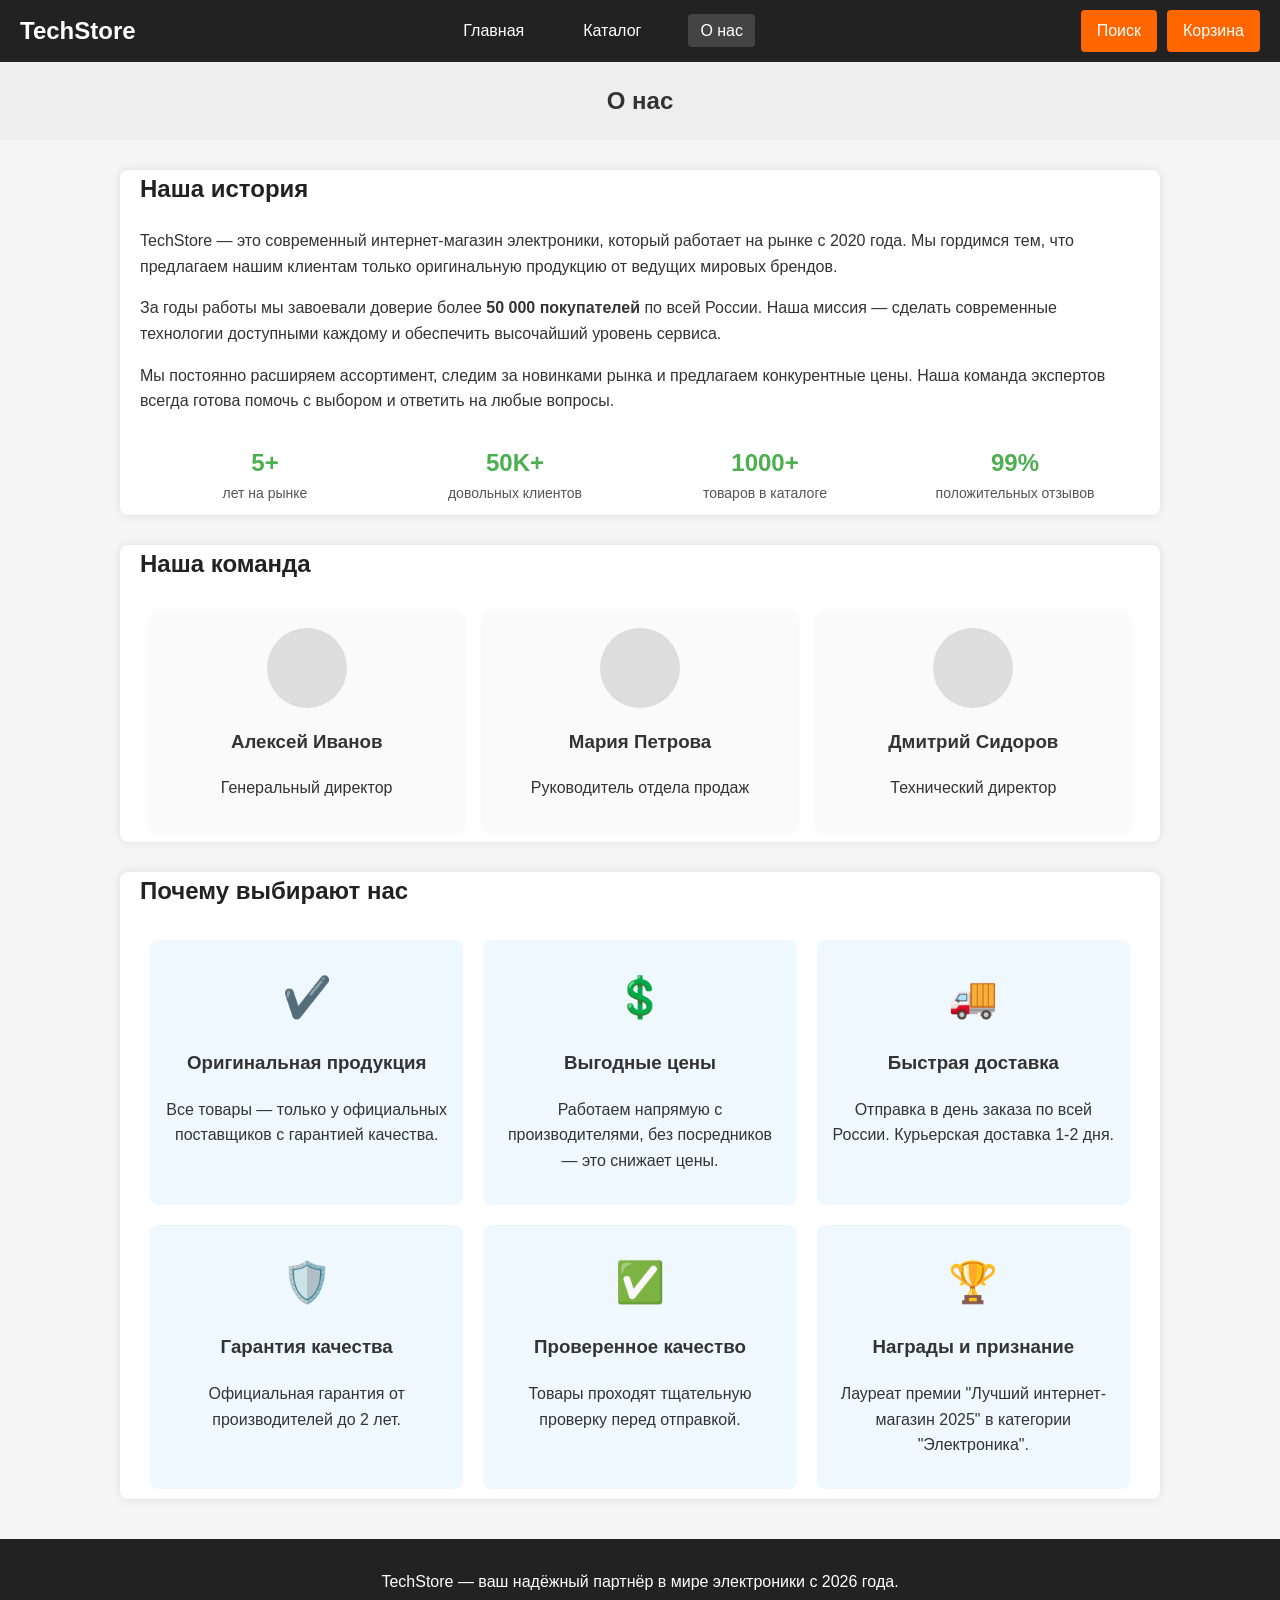
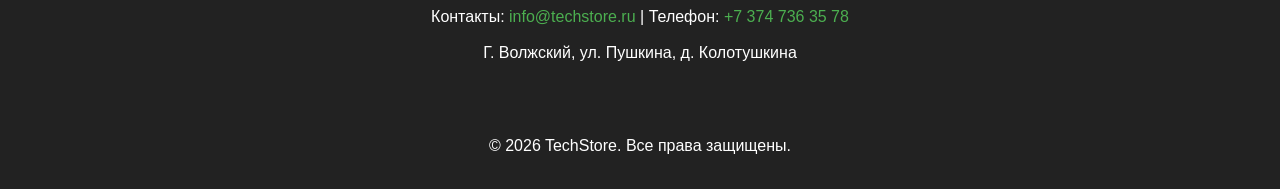
<file: about.html>
<!doctype html>
<html lang="ru">
  <head>
    <meta charset="UTF-8" />
    <meta name="viewport" content="width=device-width, initial-scale=1.0" />
    <title>О нас - TechStore</title>
    <link rel="stylesheet" href="css/style.css" />
  </head>
  <body>
    <!-- 1. Шапка -->
    <header class="header">
      <div class="logo">TechStore</div>
      <nav class="nav">
        <ul>
          <li><a href="index.html">Главная</a></li>
          <li><a href="catalog.html">Каталог</a></li>
          <li><a href="about.html" class="active">О нас</a></li>
        </ul>
      </nav>
      <div class="header-buttons">
        <a href="#" class="btn">Поиск</a>
        <a href="#" class="btn">Корзина</a>
      </div>
    </header>

    <!-- 2. Заголовок страницы -->
    <section class="page-title">
      <h1>О нас</h1>
    </section>

    <!-- 3. Раздел "Наша история" -->
    <section class="about-section">
      <h2>Наша история</h2>
      <p>
        TechStore — это современный интернет-магазин электроники, который работает на рынке с 2020 года. Мы гордимся тем, что предлагаем
        нашим клиентам только оригинальную продукцию от ведущих мировых брендов.
      </p>
      <p>
        За годы работы мы завоевали доверие более <strong>50 000 покупателей</strong> по всей России. Наша миссия — сделать современные
        технологии доступными каждому и обеспечить высочайший уровень сервиса.
      </p>
      <p>
        Мы постоянно расширяем ассортимент, следим за новинками рынка и предлагаем конкурентные цены. Наша команда экспертов всегда готова
        помочь с выбором и ответить на любые вопросы.
      </p>

      <!-- Статистика -->
      <div class="stats">
        <div class="stat-item">
          <div class="stat-number">5+</div>
          <div class="stat-label">лет на рынке</div>
        </div>
        <div class="stat-item">
          <div class="stat-number">50K+</div>
          <div class="stat-label">довольных клиентов</div>
        </div>
        <div class="stat-item">
          <div class="stat-number">1000+</div>
          <div class="stat-label">товаров в каталоге</div>
        </div>
        <div class="stat-item">
          <div class="stat-number">99%</div>
          <div class="stat-label">положительных отзывов</div>
        </div>
      </div>
    </section>

    <!-- 4. Раздел "Наша команда" -->
    <section class="about-section">
      <h2>Наша команда</h2>
      <div class="team">
        <div class="team-member">
          <div class="avatar"><!-- Иконка или изображение --></div>
          <h3>Алексей Иванов</h3>
          <p>Генеральный директор</p>
        </div>
        <div class="team-member">
          <div class="avatar"></div>
          <h3>Мария Петрова</h3>
          <p>Руководитель отдела продаж</p>
        </div>
        <div class="team-member">
          <div class="avatar"></div>
          <h3>Дмитрий Сидоров</h3>
          <p>Технический директор</p>
        </div>
      </div>
    </section>

    <!-- 5. Раздел "Почему выбирают нас" -->
    <section class="about-section">
      <h2>Почему выбирают нас</h2>
      <div class="reasons">
        <div class="reason">
          <div class="icon green-check"></div>
          <h3>Оригинальная продукция</h3>
          <p>Все товары — только у официальных поставщиков с гарантией качества.</p>
        </div>
        <div class="reason">
          <div class="icon dollar-sign"></div>
          <h3>Выгодные цены</h3>
          <p>Работаем напрямую с производителями, без посредников — это снижает цены.</p>
        </div>
        <div class="reason">
          <div class="icon delivery"></div>
          <h3>Быстрая доставка</h3>
          <p>Отправка в день заказа по всей России. Курьерская доставка 1-2 дня.</p>
        </div>
        <div class="reason">
          <div class="icon shield"></div>
          <h3>Гарантия качества</h3>
          <p>Официальная гарантия от производителей до 2 лет.</p>
        </div>
        <div class="reason">
          <div class="icon check"></div>
          <h3>Проверенное качество</h3>
          <p>Товары проходят тщательную проверку перед отправкой.</p>
        </div>
        <div class="reason">
          <div class="icon trophy"></div>
          <h3>Награды и признание</h3>
          <p>Лауреат премии "Лучший интернет-магазин 2025" в категории "Электроника".</p>
        </div>
      </div>
    </section>

    <!-- 6. Футер -->
    <footer class="footer">
      <div class="footer-info">
        <p>TechStore — ваш надёжный партнёр в мире электроники с 2026 года.</p>
        <p>Контакты: <a href="mailto:info@techstore.ru">info@techstore.ru</a> | Телефон: <a href="tel:73747363578">+7 374 736 35 78</a></p>
        <p>Г. Волжский, ул. Пушкина, д. Колотушкина</p>
        <div class="social-icons">
          <a href="#" class="social-icon vk" title="VK"></a>
          <a href="#" class="social-icon telegram" title="Telegram"></a>
          <a href="#" class="social-icon odnoklassniki" title="Одноклассники"></a>
        </div>
        <p>&copy; 2026 TechStore. Все права защищены.</p>
      </div>
    </footer>
  </body>
</html>
</file>
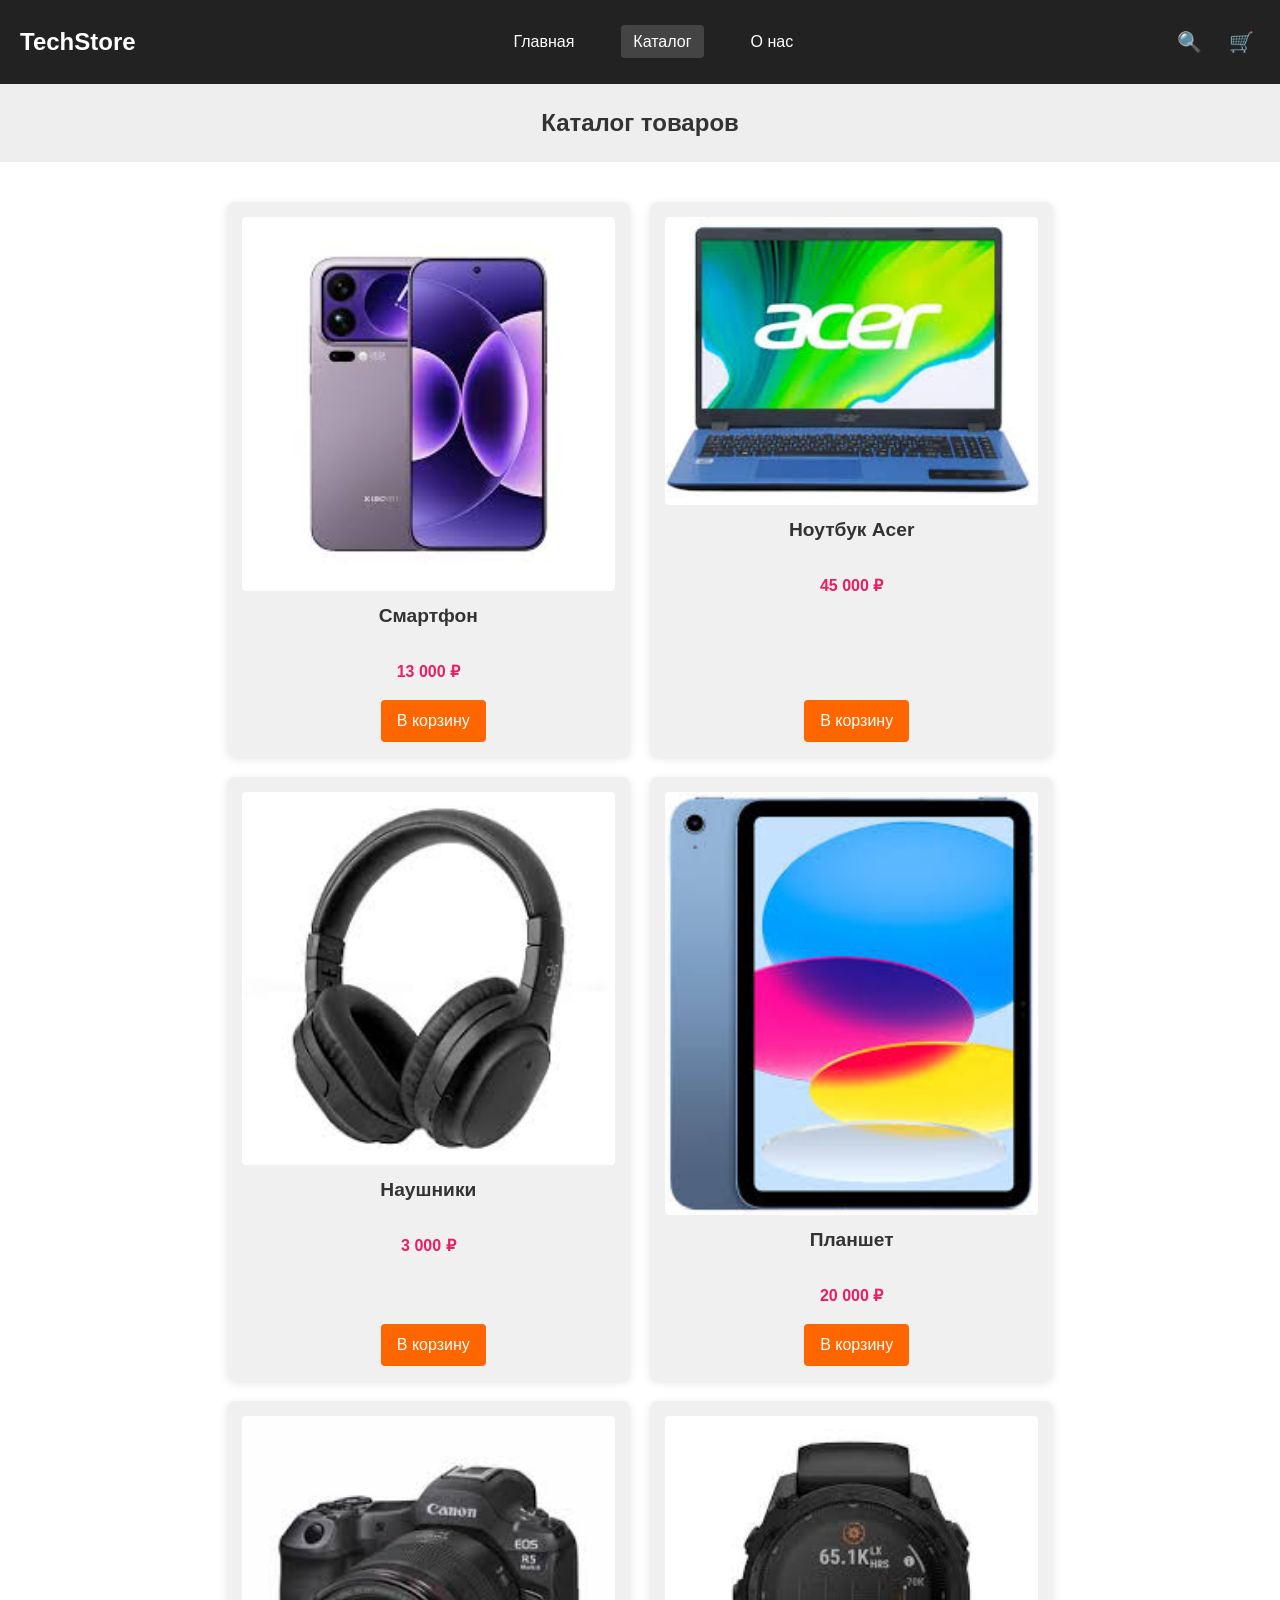
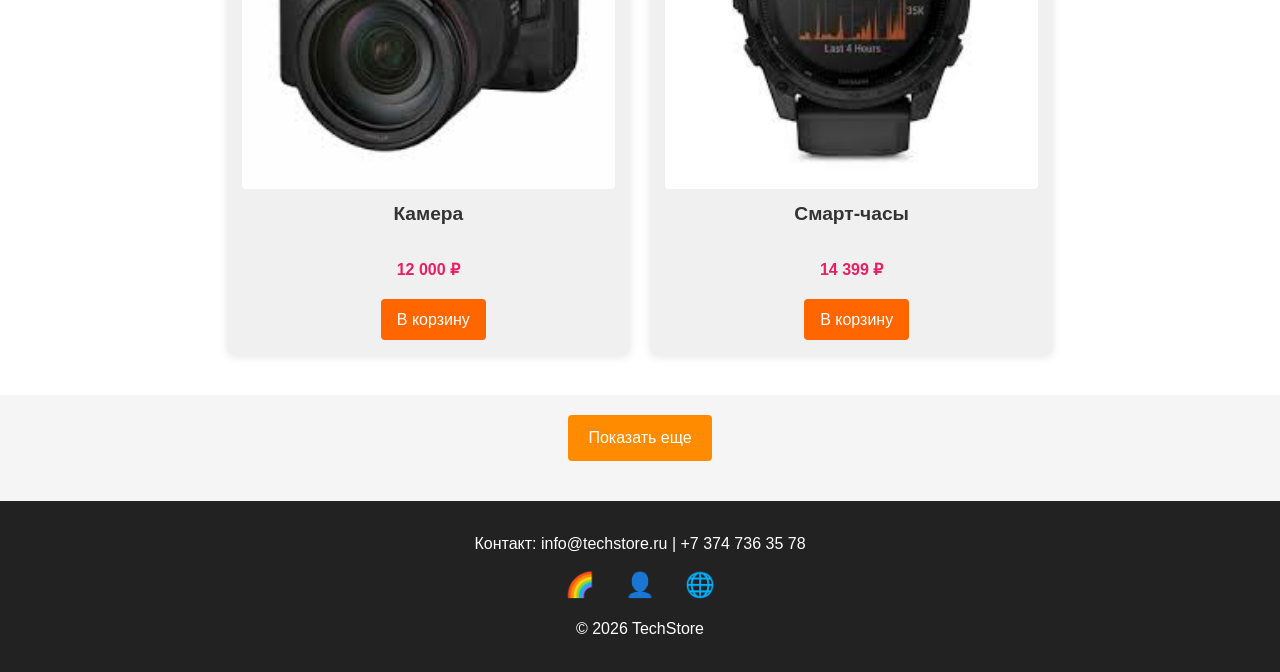
<file: catalog.html>
<!doctype html>
<html lang="ru">
  <head>
    <meta charset="UTF-8" />
    <meta name="viewport" content="width=device-width, initial-scale=1.0" />
    <title>Каталог - TechStore</title>
    <link rel="stylesheet" href=" css/style.css" />
  </head>
  <body>
    <header class="header">
      <div class="logo">TechStore</div>
      <nav class="nav">
        <ul>
          <li><a href="index.html">Главная</a></li>
          <li><a href="catalog.html" class="active">Каталог</a></li>
          <li><a href="about.html">О нас</a></li>
        </ul>
      </nav>
      <div class="icons">
        <a href="#" class="icon search" title="Поиск">&#128269;</a>
        <a href="#" class="icon cart" title="Корзина">&#128722;</a>
      </div>
    </header>

    <section class="page-title">
      <h1>Каталог товаров</h1>
    </section>

    <!-- Сетка товаров -->
    <section class="product-grid">
      <div class="product-card">
        <img src="img/products/smartphone.jfif" alt="Товар 1" />
        <h3>Смартфон</h3>
        <p class="price">13 000 ₽</p>
        <a href="#" class="btn">В корзину</a>
      </div>
      <div class="product-card">
        <img src="img/products/table.jfif" height="240" alt="Товар 2" />
        <h3>Ноутбук Acer</h3>
        <p class="price">45 000 ₽</p>
        <a href="#" class="btn">В корзину</a>
      </div>
      <div class="product-card">
        <img src="img/products/soundphone.jfif" alt="Товар 3" />
        <h3>Наушники</h3>
        <p class="price">3 000 ₽</p>
        <a href="#" class="btn">В корзину</a>
      </div>
      <div class="product-card">
        <img src="img/products/ipad.jfif" height="240" alt="Товар 4" />
        <h3>Планшет</h3>
        <p class="price">20 000 ₽</p>
        <a href="#" class="btn">В корзину</a>
      </div>
      <div class="product-card">
        <img src="img/products/camera.jfif" alt="Товар 5" />
        <h3>Камера</h3>
        <p class="price">12 000 ₽</p>
        <a href="#" class="btn">В корзину</a>
      </div>
      <div class="product-card">
        <img src="img/products/smarthours.jfif" height="150" alt="Товар 6" />
        <h3>Смарт-часы</h3>
        <p class="price">14 399 ₽</p>
        <a href="#" class="btn">В корзину</a>
      </div>
    </section>

    <div class="show-more">
      <a href="catalog.html" class="btn-secondary">Показать еще</a>
    </div>

    <footer class="footer">
      <div class="footer-info">
        <p>Контакт: info@techstore.ru | +7 374 736 35 78</p>
        <p>
          <a href="#" class="social-icon">&#127752;</a>
          <a href="#" class="social-icon">&#128100;</a>
          <a href="#" class="social-icon">&#127760;</a>
        </p>
        <p>&copy; 2026 TechStore</p>
      </div>
    </footer>
  </body>
</html>
</file>
<file: css/style.css>
/* общие */
body {
  margin: 0;
  font-family: "Arial", sans-serif;
  background-color: #f9f9f9;
  color: #333;
}

/* шапка */
.header {
  display: flex;
  align-items: center;
  justify-content: space-between;
  padding: 10px 20px;
  background-color: #222;
  color: #fff;
}

.header .logo {
  font-size: 24px;
  font-weight: bold;
}

.header .nav ul {
  list-style: none;
  display: flex;
  gap: 15px;
  margin: 0;
  padding: 0;
}

.header .nav a {
  color: #fff;
  text-decoration: none;
  padding: 8px 12px;
  border-radius: 4px;
  transition: background 0.3s;
}

.header .nav a:hover,
.header .nav a.active {
  background-color: #444;
}

.header .icons {
  display: flex;
  gap: 15px;
}

.header .icon {
  font-size: 20px;
  color: #fff;
  text-decoration: none;
  padding: 6px;
  transition: background 0.3s;
}

.header .icon:hover {
  background-color: #444;
  border-radius: 4px;
}

/* баннер  нету */
.hero {
  background-image: url("img/banner.jpg");
  background-size: cover;
  background-position: center;
  height: 400px;
  display: flex;
  align-items: center;
  justify-content: center;
  position: relative;
  text-align: center;
}

.hero::after {
  background-color: rgba(0, 0, 0, 0.5);
}

.hero .hero-content {
  position: relative;
  color: #222;
  max-width: 600px;
  padding: 20px;
}

.hero h1 {
  font-size: 36px;
  margin-bottom: 10px;
}

.hero p {
  font-size: 18px;
  margin-bottom: 20px;
}

.btn {
  display: inline-block;
  padding: 12px 24px;
  background-color: #ff6600;
  color: #fff;
  text-decoration: none;
  border-radius: 4px;
  transition: background 0.3s;
}

.btn:hover {
  background-color: #e65c00;
}

/* хиты продаж */
.popular {
  padding: 40px 20px;
  background-color: #fff;
  text-align: center;
}

.popular h2 {
  margin-bottom: 20px;
}

.cards {
  display: flex;
  flex-wrap: wrap;
  justify-content: center;
  gap: 20px;
}

.card {
  width: 250px;
  border-radius: 8px;
  padding: 15px;
  box-shadow: 0 2px 8px rgba(0, 0, 0, 0.1);
  transition: transform 0.3s;
}

.card:hover {
  transform: translateY(-5px);
}

.card img {
  width: 100%;
  border-radius: 4px;
}

.card h3 {
  margin-top: 10px;
  font-size: 1.2em;
}

.price {
  color: #e91e63;
  font-weight: bold;
  margin-top: 8px;
}

.more {
  margin-top: 20px;
}

.show-more {
  display: flex;
  justify-content: center;
  margin: 20px 0;
}

.btn-secondary {
  padding: 10px 20px;
  background-color: #ff8c00;
  color: #fff;
  text-decoration: none;
  border-radius: 4px;
  transition: background 0.3s;
}

.btn-secondary:hover {
  background-color: #e65c00;
}

/* преимущества */
.advantages {
  padding: 40px 20px;
  background-color: #f9f9f9;
  text-align: center;
}
.advantages h2 {
  margin-bottom: 30px;
}
.adv-list {
  display: flex;
  flex-wrap: wrap;
  justify-content: center;
  gap: 30px;
}
.adv-item {
  flex: 1 1 200px;
  max-width: 200px;
}
.adv-item .icon {
  font-size: 40px;
  margin-bottom: 10px;
}
.adv-item p {
  font-size: 1em;
}

/* футер */
.footer {
  background-color: #222;
  color: #fff;
  padding: 20px;
  text-align: center;
}
.footer-info p {
  margin: 10px 0;
}
.social-icon {
  margin: 0 10px;
  font-size: 24px;
  color: #fff;
  text-decoration: none;
  transition: color 0.3s;
}
.social-icon:hover {
  color: #ff6600;
}

/* Сетка товаров */
.product-grid {
  display: flex;
  flex-wrap: wrap;
  justify-content: center;
  gap: 20px;
  padding: 40px 20px;
  background-color: #fff;
}

.product-card {
  width: calc(33.333% - 40px);
  background-color: #f0f0f0;
  border-radius: 8px;
  padding: 15px;
  box-shadow: 0 2px 8px rgba(0, 0, 0, 0.1);
  display: flex;
  flex-direction: column;
  align-items: center;
  transition: transform 0.3s;
}

.product-card:hover {
  transform: translateY(-5px);
}

.product-card img {
  width: 100%;
  height: auto;
  border-radius: 4px;
}

.product-card h3 {
  margin-top: 10px;
  font-size: 1.2em;
  text-align: center;
}

.price {
  color: #e91e63;
  font-weight: bold;
  margin-top: 8px;
}

.btn {
  margin-top: auto;
  padding: 10px 20px;
  background-color: #ff6600;
  color: #fff;
  text-decoration: none;
  border-radius: 4px;
  transition: background 0.3s;
}

.btn:hover {
  background-color: #e65c00;
}

/* общие (catalog) */
body {
  margin: 0;
  font-family: Arial, sans-serif;
  line-height: 1.6;
  background-color: #f5f5f5;
  color: #333;
}

/* шапка */
.header {
  display: flex;
  justify-content: space-between;
  align-items: center;
  background-color: #222;
  padding: 10px 20px;
  color: #fff;
}

.logo {
  font-size: 24px;
  font-weight: bold;
}

.nav ul {
  list-style: none;
  margin: 0;
  padding: 0;
  display: flex;
}

.nav li {
  margin: 0 10px;
}

.nav a {
  color: #fff;
  text-decoration: none;
  padding: 8px 12px;
  transition: background 0.3s;
}

.nav a:hover,
.nav a.active {
  background-color: #444;
  border-radius: 4px;
}

/* кнопки поиска и корзины */
.header-buttons {
  display: flex;
}

.btn {
  color: white;
  padding: 8px 16px;
  margin-left: 10px;
  text-decoration: none;
  border-radius: 4px;
  transition: background 0.3s;
}

.btn:hover {
  background-color: #45a049;
}

/* заголовок */
.page-title {
  background-color: #eee;
  padding: 20px;
  text-align: center;
}

.page-title h1 {
  margin: 0;
}

/* "о нас" */
.about-section {
  max-width: 1000px;
  margin: 30px auto;
  padding: 0 20px;
  background-color: #fff;
  border-radius: 8px;
  box-shadow: 0 0 10px rgba(0, 0, 0, 0.1);
}

.about-section h2 {
  margin-top: 20px;
  color: #222;
}

.stats {
  display: flex;
  flex-wrap: wrap;
  justify-content: space-around;
  margin-top: 20px;
}

.stat-item {
  flex: 1 1 200px;
  text-align: center;
  margin: 10px;
}

.stat-number {
  font-size: 24px;
  font-weight: bold;
  color: #4caf50;
}
.stat-label {
  font-size: 14px;
  color: #555;
}

.team {
  display: flex;
  flex-wrap: wrap;
  justify-content: center;
  margin-top: 20px;
}

.team-member {
  flex: 1 1 200px;
  margin: 10px;
  background-color: #fafafa;
  padding: 15px;
  border-radius: 8px;
  text-align: center;
  box-shadow: 0 0 8px rgba(0, 0, 0, 0.05);
}

.avatar {
  width: 80px;
  height: 80px;
  background-color: #ddd;
  border-radius: 50%;
  margin: 0 auto 10px;
  display: flex;
  align-items: center;
  justify-content: center;
  font-size: 40px;
}

.reasons {
  display: flex;
  flex-wrap: wrap;
  justify-content: center;
  margin-top: 20px;
}

.reason {
  flex: 1 1 250px;
  background-color: #f0f8ff;
  margin: 10px;
  padding: 15px;
  border-radius: 8px;
  text-align: center;
  transition: background 0.3s;
}
.reason:hover {
  background-color: #e0f0ff;
}

.icon {
  font-size: 40px;
  display: block;
  margin: 10px auto;
}

/* иконки */
.green-check::before {
  content: "✔️";
  font-size: 40px;
}
.dollar-sign::before {
  content: "💲";
  font-size: 40px;
}
.delivery::before {
  content: "🚚";
  font-size: 40px;
}
.shield::before {
  content: "🛡️";
  font-size: 40px;
}
.check::before {
  content: "✅";
  font-size: 40px;
}
.trophy::before {
  content: "🏆";
  font-size: 40px;
}

/* Футер */
.footer {
  background-color: #222;
  color: #fff;
  padding: 20px 0;
  margin-top: 40px;
}

.footer-info {
  max-width: 1000px;
  margin: 0 auto;
  text-align: center;
}

.footer a {
  color: #4caf50;
  text-decoration: none;
}

.social-icons {
  margin: 10px 0;
}

.social-icon {
  display: inline-block;
  width: 40px;
  height: 40px;
  margin: 0 8px;
  background-size: contain;
  background-repeat: no-repeat;
}

.social-icon.vk {
  background-image: url("https://upload.wikimedia.org/wikipedia/commons/thumb/f/f3/VK_Compact_Logo_%282021-present%29.svg/500px-VK_Compact_Logo_%282021-present%29.svg.png");
}
.social-icon.telegram {
  background-image: url("https://cdn-icons-png.flaticon.com/512/2111/2111646.png");
}
.social-icon.odnoklassniki {
  background-image: url("https://upload.wikimedia.org/wikipedia/commons/4/4d/Odnoklassniki_logo.png");
}

/* адаптивность */
@media (max-width: 1024px) {
  .product-card {
    width: calc(50% - 40px);
  }
}
@media (max-width: 768px) {
  .product-card {
    width: 100%;
  }
}

@media (max-width: 768px) {
  .header {
    flex-wrap: wrap;
    justify-content: center;
  }
  .header .nav ul {
    flex-direction: column;
    align-items: center;
  }
  .cards {
    flex-direction: column;
    align-items: center;
  }
  .adv-list {
    flex-direction: column;
  }
}
</file>
